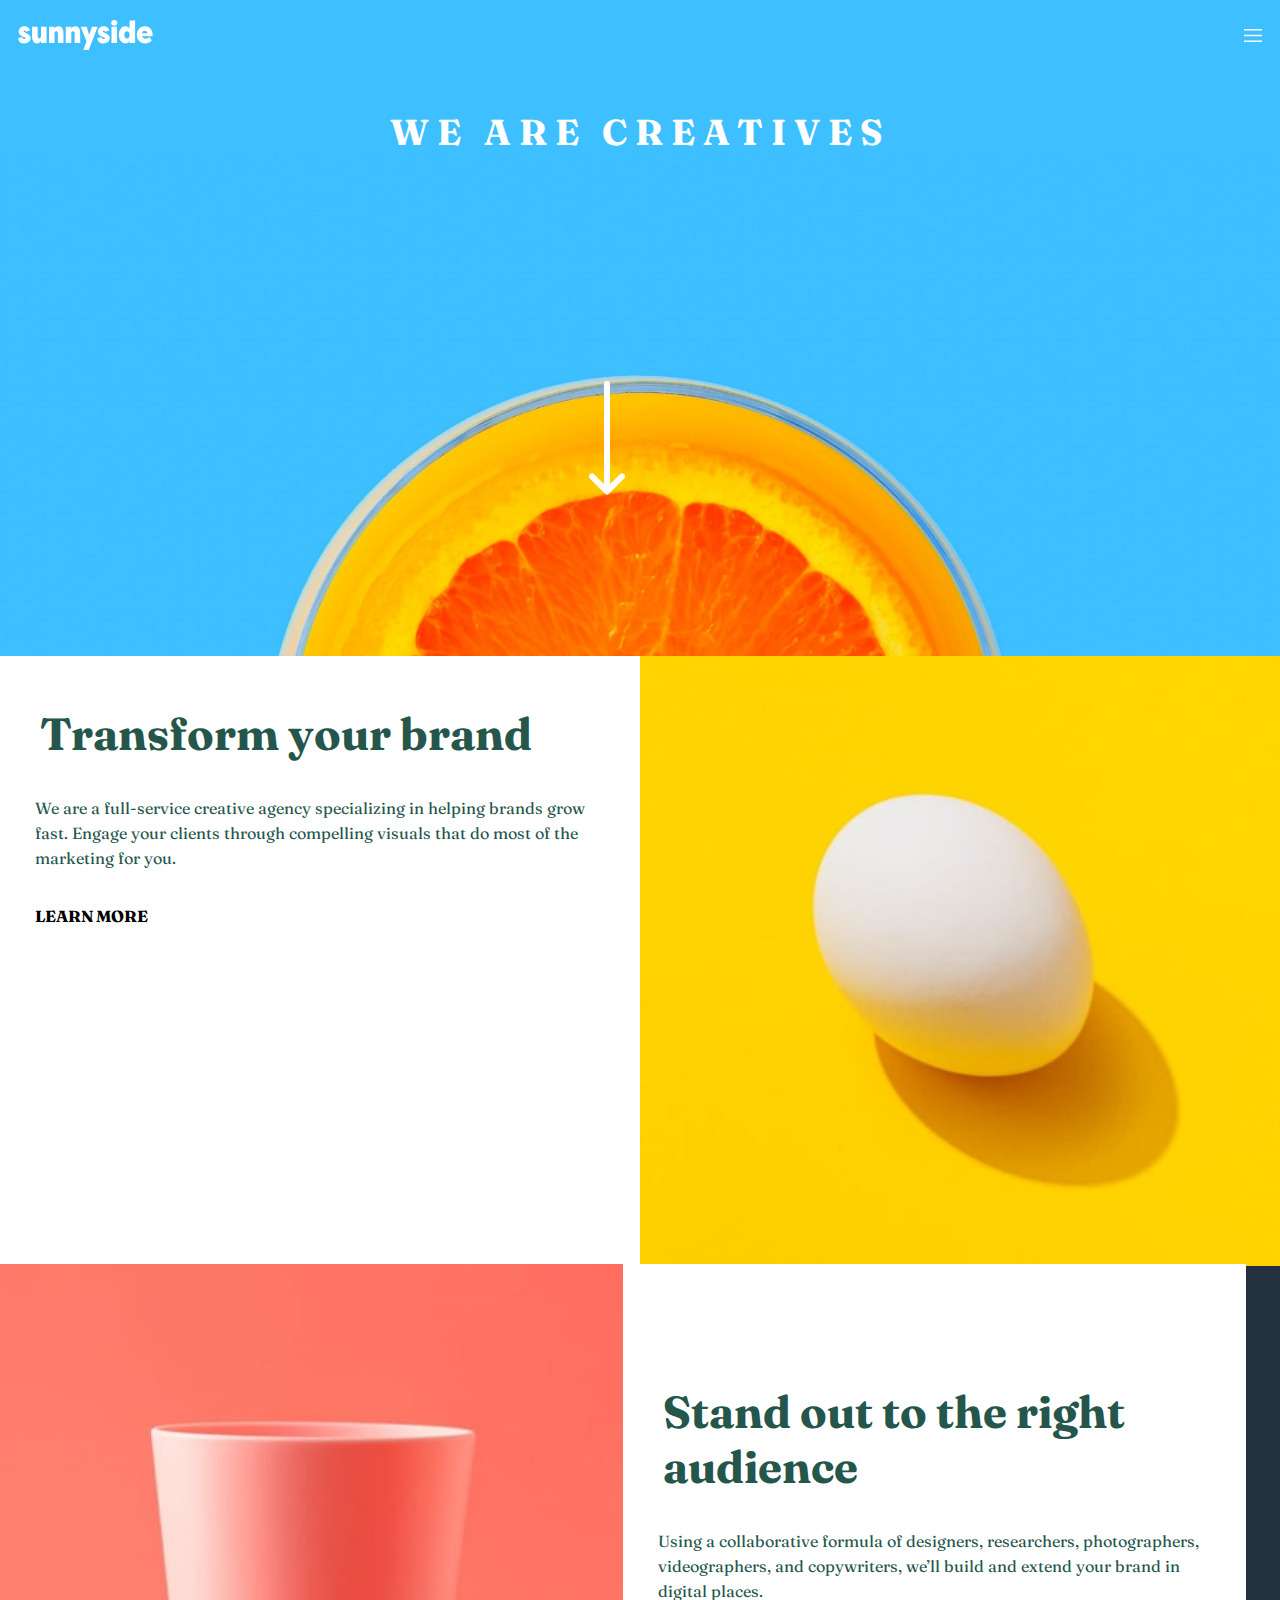
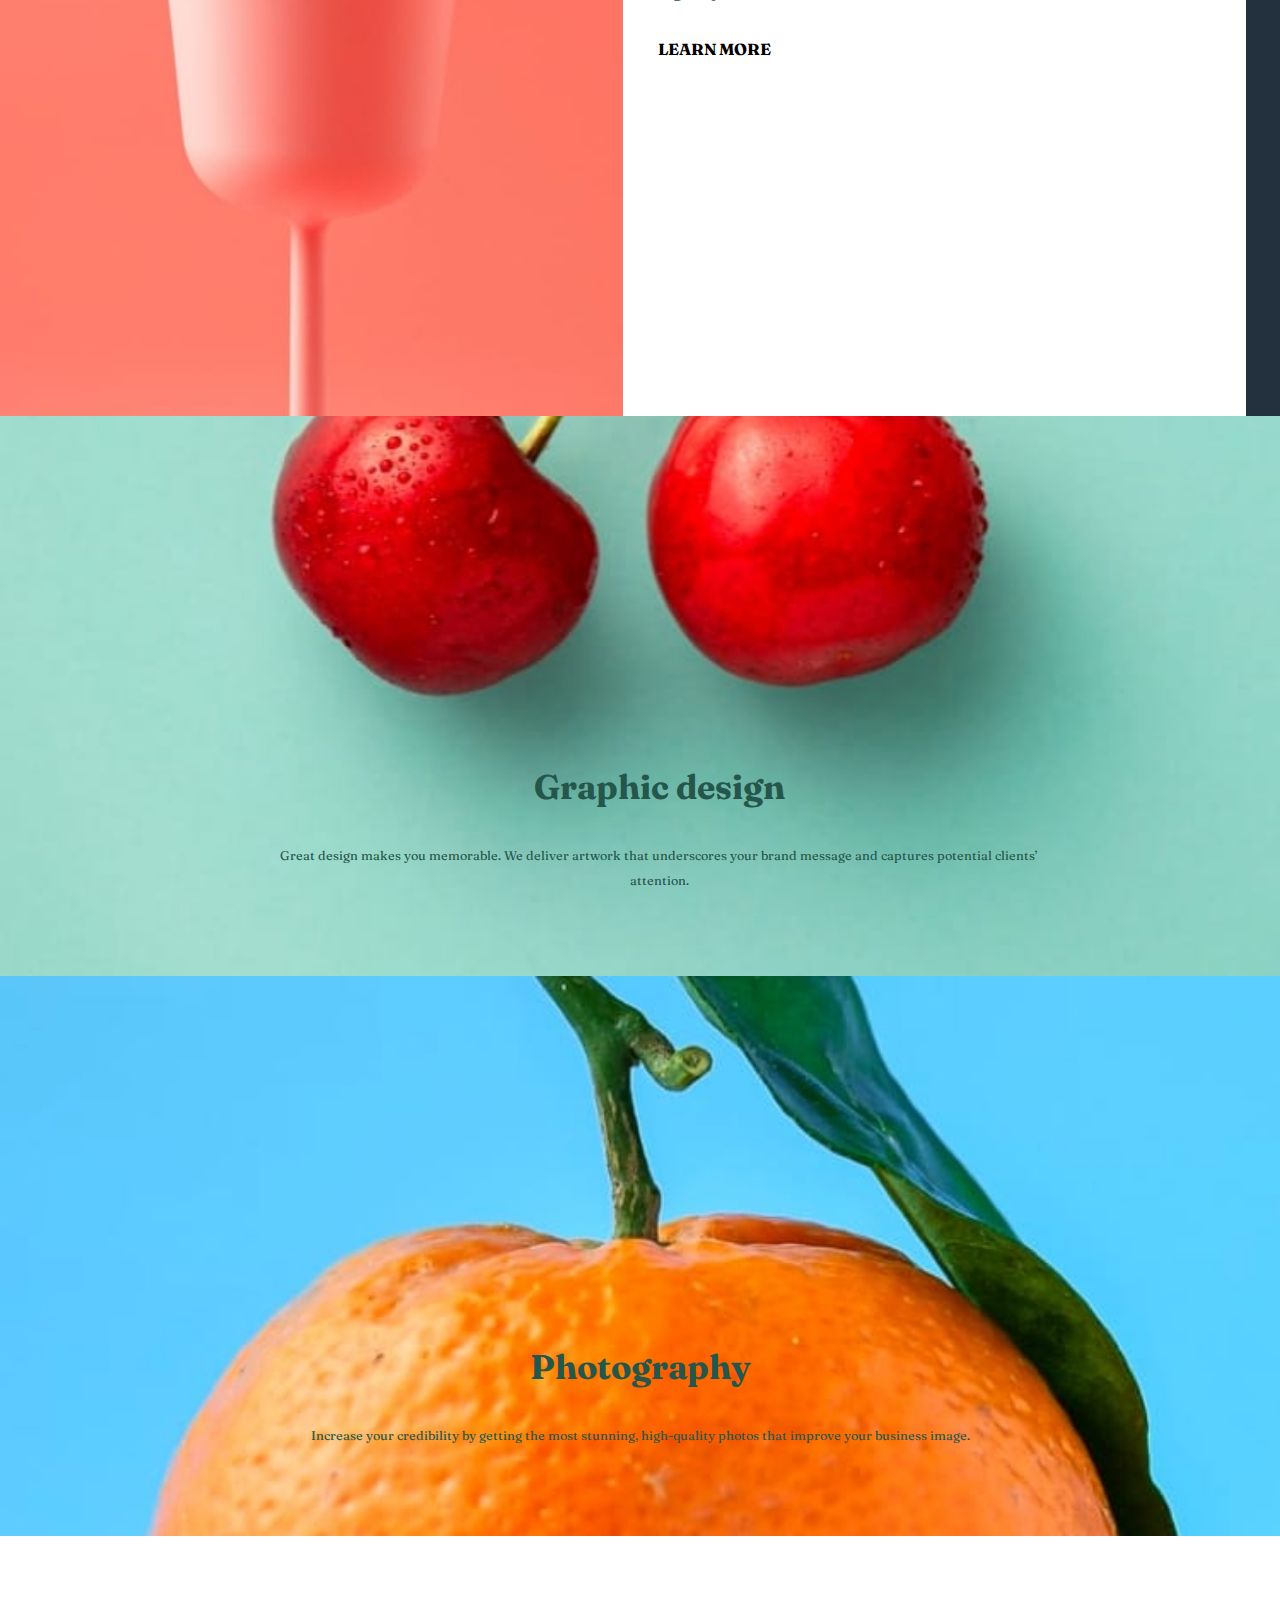
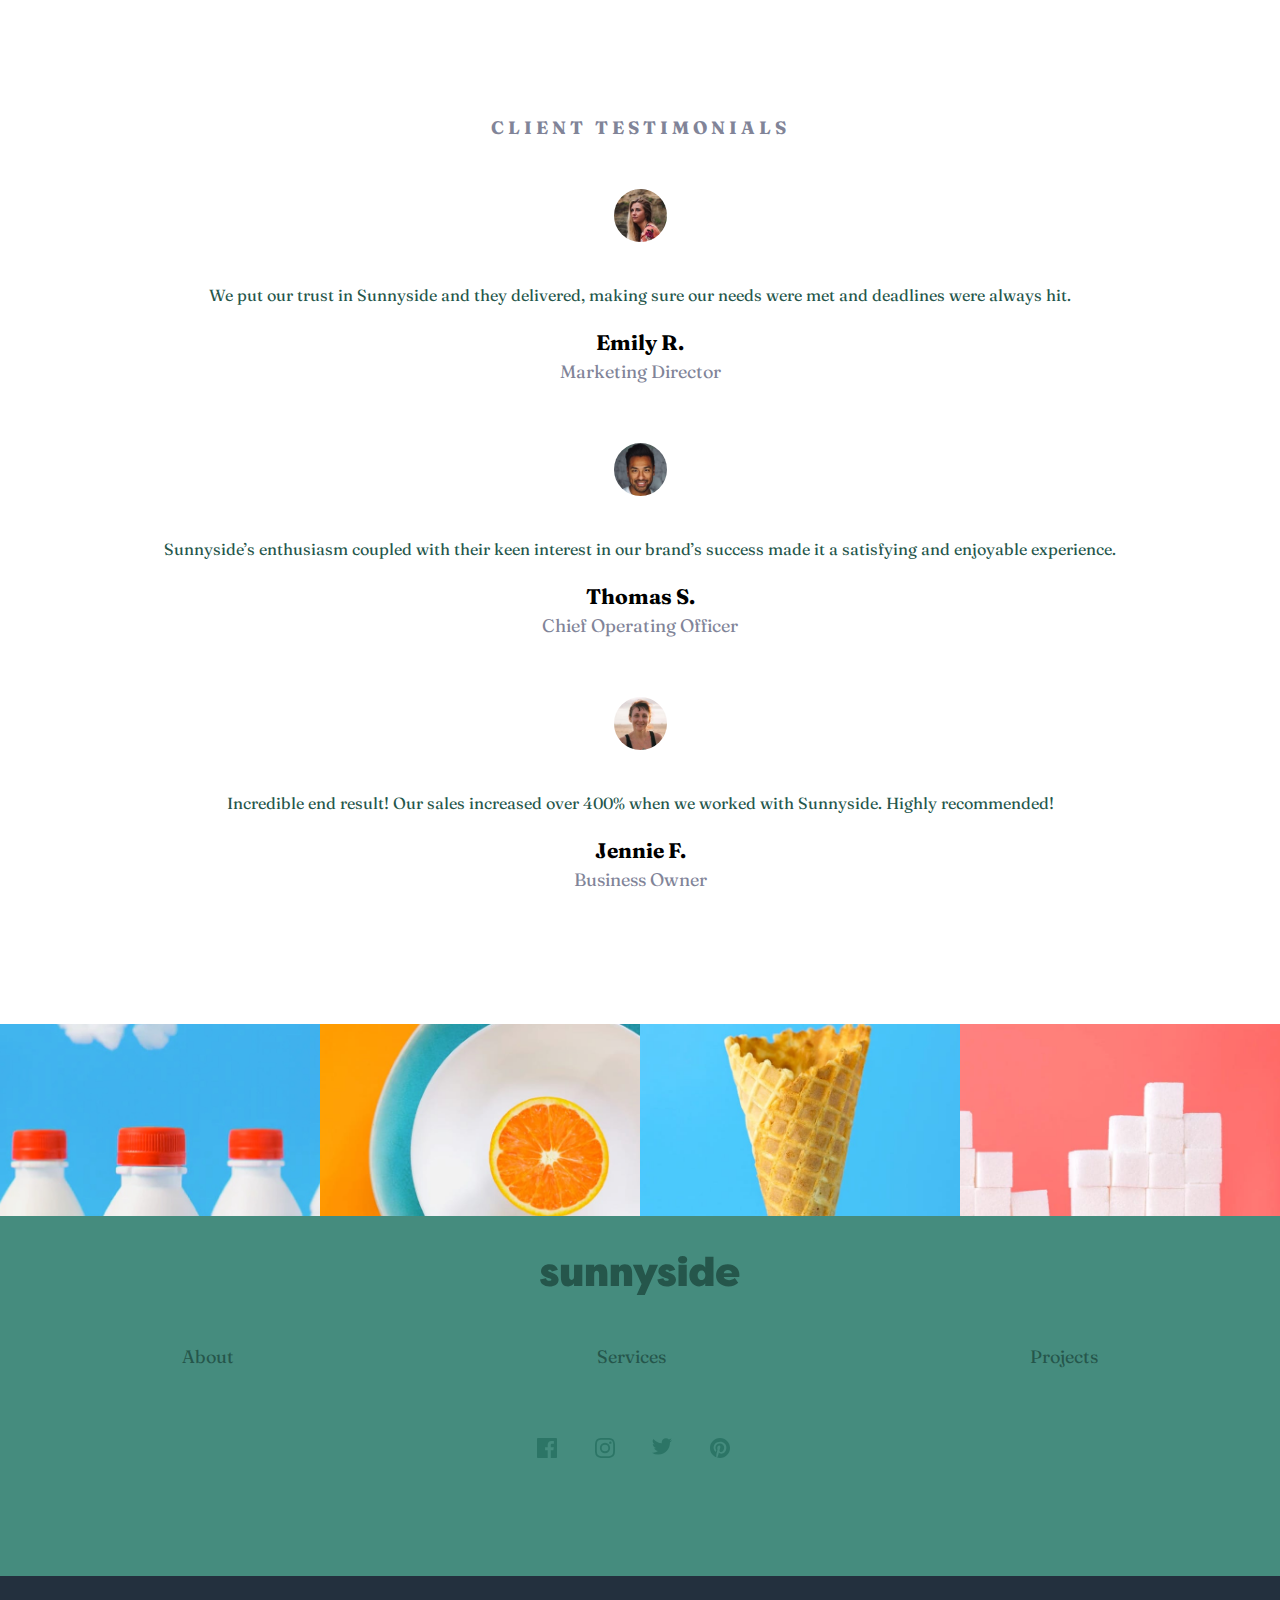
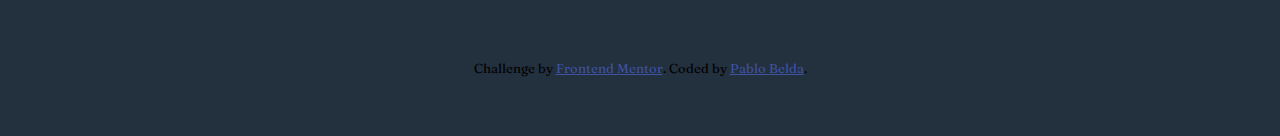
<file: index.html>
<!DOCTYPE html>
<html lang="en">
  <head>
    <meta charset="UTF-8" />
    <meta name="viewport" content="width=device-width, initial-scale=1.0" />

    <link
      rel="icon"
      type="image/png"
      sizes="32x32"
      href="./images/favicon-32x32.png"
    />
    <!-- Own css -->
    <link rel="stylesheet" href="./styles.css" />

    <title>Frontend Mentor | Sunnyside agency landing page</title>
  </head>
  <body>
    <!-- 🦢🦢🦢 -->
    <!-- MAIN CONTAINER  -->
    <main class="main-container">
      <!-- HEADER -->
      <header class="header">
        <img class="header__logo" src="./images/logo.svg" alt="logo" />
        <img
          class="header__hamburger"
          src="./images/icon-hamburger.svg"
          alt="hamburger icon"
        />
        <nav class="header-nav">
          <ul>
            <li class="header-nav__item"><a href="#">About</a></li>
            <li class="header-nav__item"><a href="#">Services</a></li>
            <li class="header-nav__item"><a href="#">Projects</a></li>
            <li class="header-nav__item header-nav__item--selected">
              <a href="#">Contact</a>
            </li>
          </ul>
        </nav>
        <!-- MODAL MENU HAMBURGUER -->
        <div class="header__menu-hamburguer">
          <ul class="header__menu-hamburguer__ul">
            <li class="header__menu-hamburguer__item"><a href="#">About</a></li>
            <li class="header__menu-hamburguer__item">
              <a href="#">Services</a>
            </li>
            <li class="header__menu-hamburguer__item">
              <a href="#">Projects</a>
            </li>
            <li
              class="header__menu-hamburguer__item header__menu-hamburguer__selected"
            >
              <a href="#">Contact</a>
            </li>
          </ul>
        </div>
      </header>
      <!-- SECTION CREATIVES -->
      <section class="section-creatives">
        <h1 class="section-creatives__title">We are creatives</h1>
        <img
          class="section-creatives__arrow-down"
          src="./images/icon-arrow-down.svg"
          alt="arrow down icon"
        />
        <div class="section-creatives__header-img"></div>
      </section>
      <!-- SECTION TRANSFORM -->
      <div class="section-transform">
        <article class="section-transform-article">
          <h2 class="section-transform-article__title">Transform your brand</h2>
          <p class="section-transform-article__description">
            We are a full-service creative agency specializing in helping brands
            grow fast. Engage your clients through compelling visuals that do
            most of the marketing for you.
          </p>
          <p class="section-transform-article__more">Learn more</p>
        </article>
        <div class="section-transform-article-image"></div>
      </div>
      <!-- SECTION STAND OUT -->
      <div class="section-stand-out">
        <article class="section-stand-out-article">
          <h2 class="section-stand-out-article__title">
            Stand out to the right audience
          </h2>
          <p class="section-stand-out-article__description">
            Using a collaborative formula of designers, researchers,
            photographers, videographers, and copywriters, we’ll build and
            extend your brand in digital places.
          </p>
          <p class="section-stand-out-article__more">Learn more</p>
        </article>
        <div class="section-stand-out-image"></div>
      </div>
      <!-- SECTION GRAPHIC DESIGN-->
      <section class="section-graphic-design">
        <div class="section-graphic-design-left">
          <div class="section-graphic-design-left__image"></div>
          <div class="container-graphic">
            <h3 class="section-graphic-design-left__title">Graphic design</h3>
            <p class="section-graphic-design-left__description">
              Great design makes you memorable. We deliver artwork that
              underscores your brand message and captures potential clients’
              attention.
            </p>
          </div>
        </div>
        <div class="section-graphic-design-right">
          <div class="section-graphic-design-right__image"></div>
          <div class="container-graphic-2">
            <h3 class="section-graphic-design-right__title">Photography</h3>
            <p class="section-graphic-design-right__description">
              Increase your credibility by getting the most stunning,
              high-quality photos that improve your business image.
            </p>
          </div>
        </div>
      </section>
      <!-- SECTION TESTIMONIALS-->
      <section class="section-testimonials">
        <h2 class="section-testimonials__title">Client testimonials</h2>
        <div class="articles">
          <article class="article-emily">
            <img
              class="article-emily__image"
              src="./images/image-emily.jpg"
              alt="emily image"
            />
            <p class="article-emily__description">
              We put our trust in Sunnyside and they delivered, making sure our
              needs were met and deadlines were always hit.
            </p>
            <h3 class="article-emily__name">Emily R.</h3>
            <p class="article-emily__job">Marketing Director</p>
          </article>
          <article class="article-thomas">
            <img
              class="article-thomas__image"
              src="./images/image-thomas.jpg"
              alt="thomas image"
            />
            <p class="article-thomas__description">
              Sunnyside’s enthusiasm coupled with their keen interest in our
              brand’s success made it a satisfying and enjoyable experience.
            </p>
            <h3 class="article-thomas__name">Thomas S.</h3>
            <p class="article-thomas__job">Chief Operating Officer</p>
          </article>
          <article class="article-jennie">
            <img
              class="article-jennie__image"
              src="./images/image-jennie.jpg"
              alt="jennie image"
            />
            <p class="article-jennie__description">
              Incredible end result! Our sales increased over 400% when we
              worked with Sunnyside. Highly recommended!
            </p>
            <h3 class="article-jennie__name">Jennie F.</h3>
            <p class="article-jennie__job">Business Owner</p>
          </article>
        </div>
      </section>
      <!-- SECTION IMAGES-->
      <div class="section-images">
        <div class="section-images__image1"></div>
        <div class="section-images__image2"></div>
        <div class="section-images__image3"></div>
        <div class="section-images__image4"></div>
      </div>
      <!-- SECTION SOCIAL NETWORKS -->
      <div class="section-social-networks">
        <img
          class="section-social-networks__logo"
          src="./images/logo-black.svg"
          alt="logo image"
        />

        <ul class="section-social-networks-menu">
          <li class="section-social-networks-menu__link">
            <a href="#">About</a>
          </li>
          <li class="section-social-networks-menu__link">
            <a href="#">Services</a>
          </li>
          <li class="section-social-networks-menu__link">
            <a href="#">Projects</a>
          </li>
        </ul>

        <div class="section-social-networks-logos">
          <div class="section-social-networks-logos__facebook"></div>
          <div class="section-social-networks-logos__instagram"></div>
          <div class="section-social-networks-logos__twitter"></div>
          <div class="section-social-networks-logos__pinterest"></div>
        </div>
      </div>
    </main>

    <!-- FOOTER -->
    <footer class="attribution">
      Challenge by
      <a href="https://www.frontendmentor.io?ref=challenge" target="_blank"
        >Frontend Mentor</a
      >. Coded by <a href="#" target="_blank">Pablo Belda</a>.
    </footer>

    <!-- OWN SCRIPT -->
    <script src="./js/main.js"></script>
  </body>
</html>
</file>
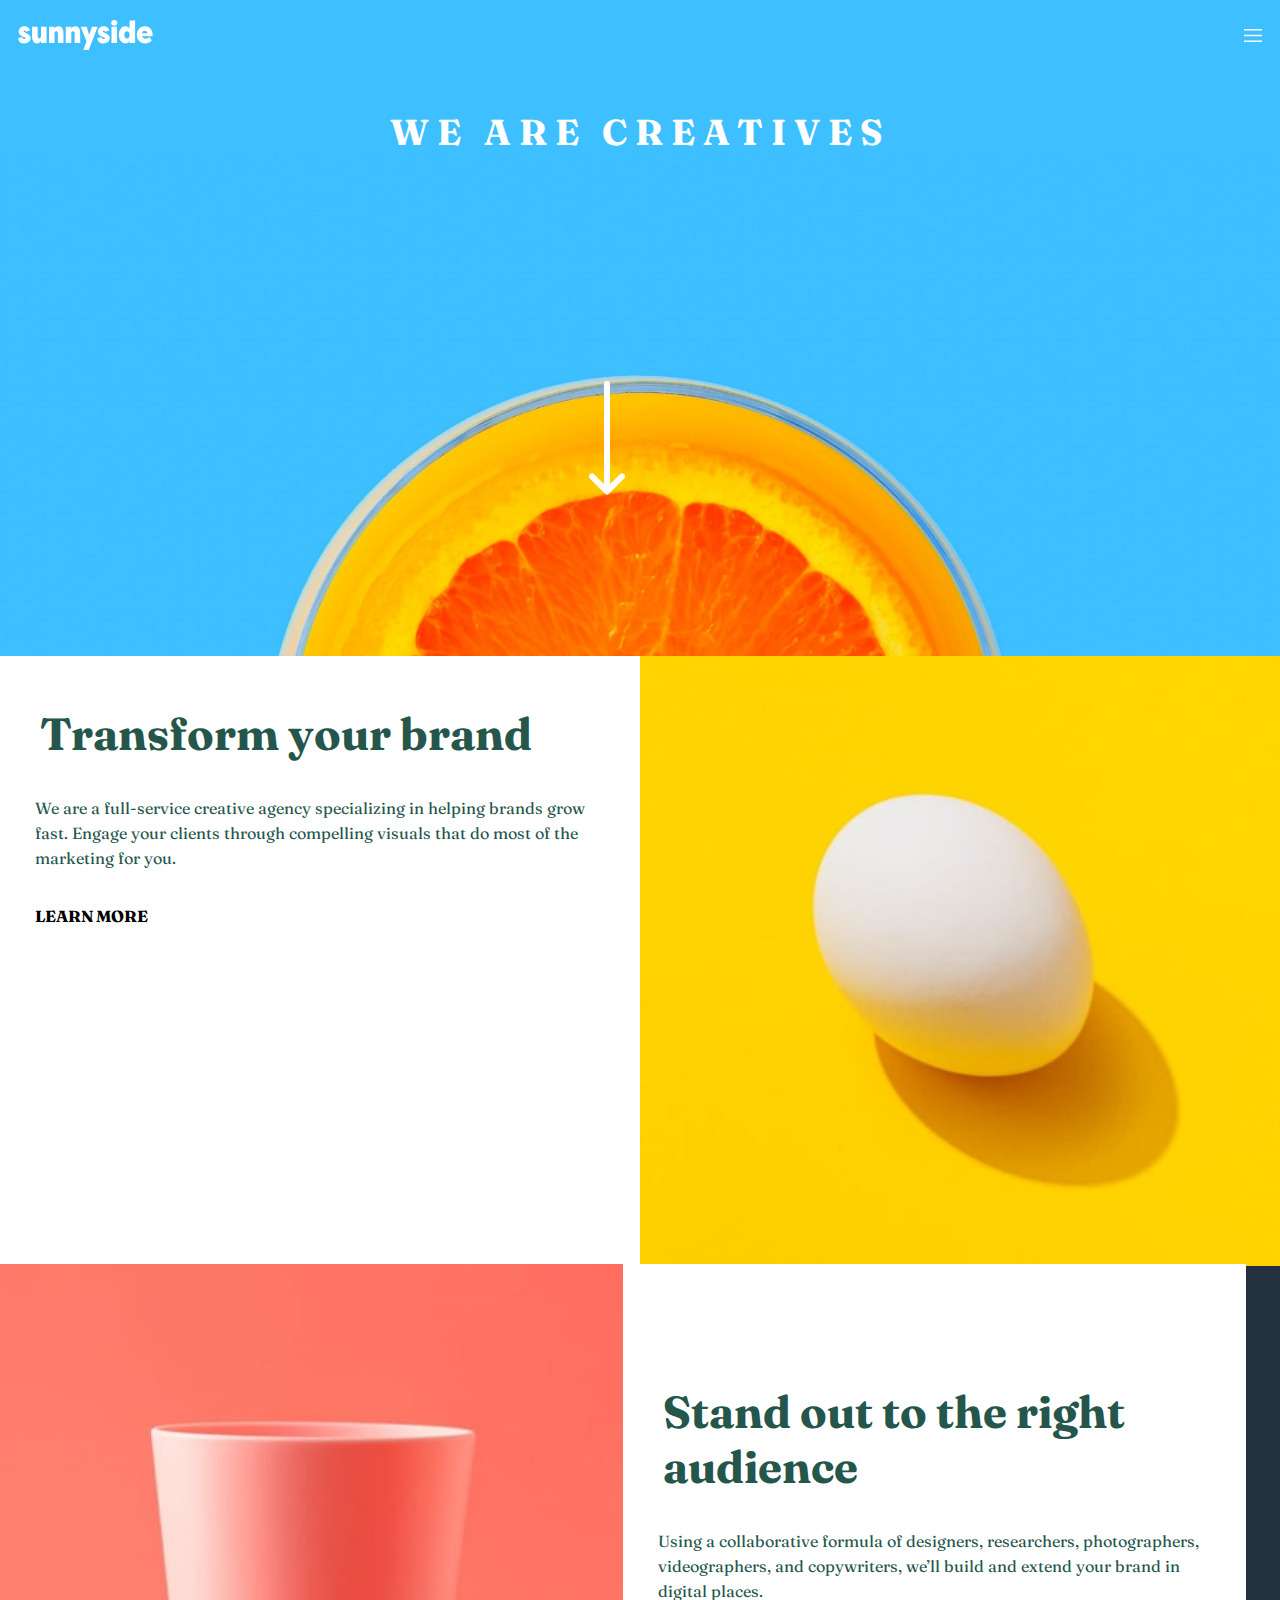
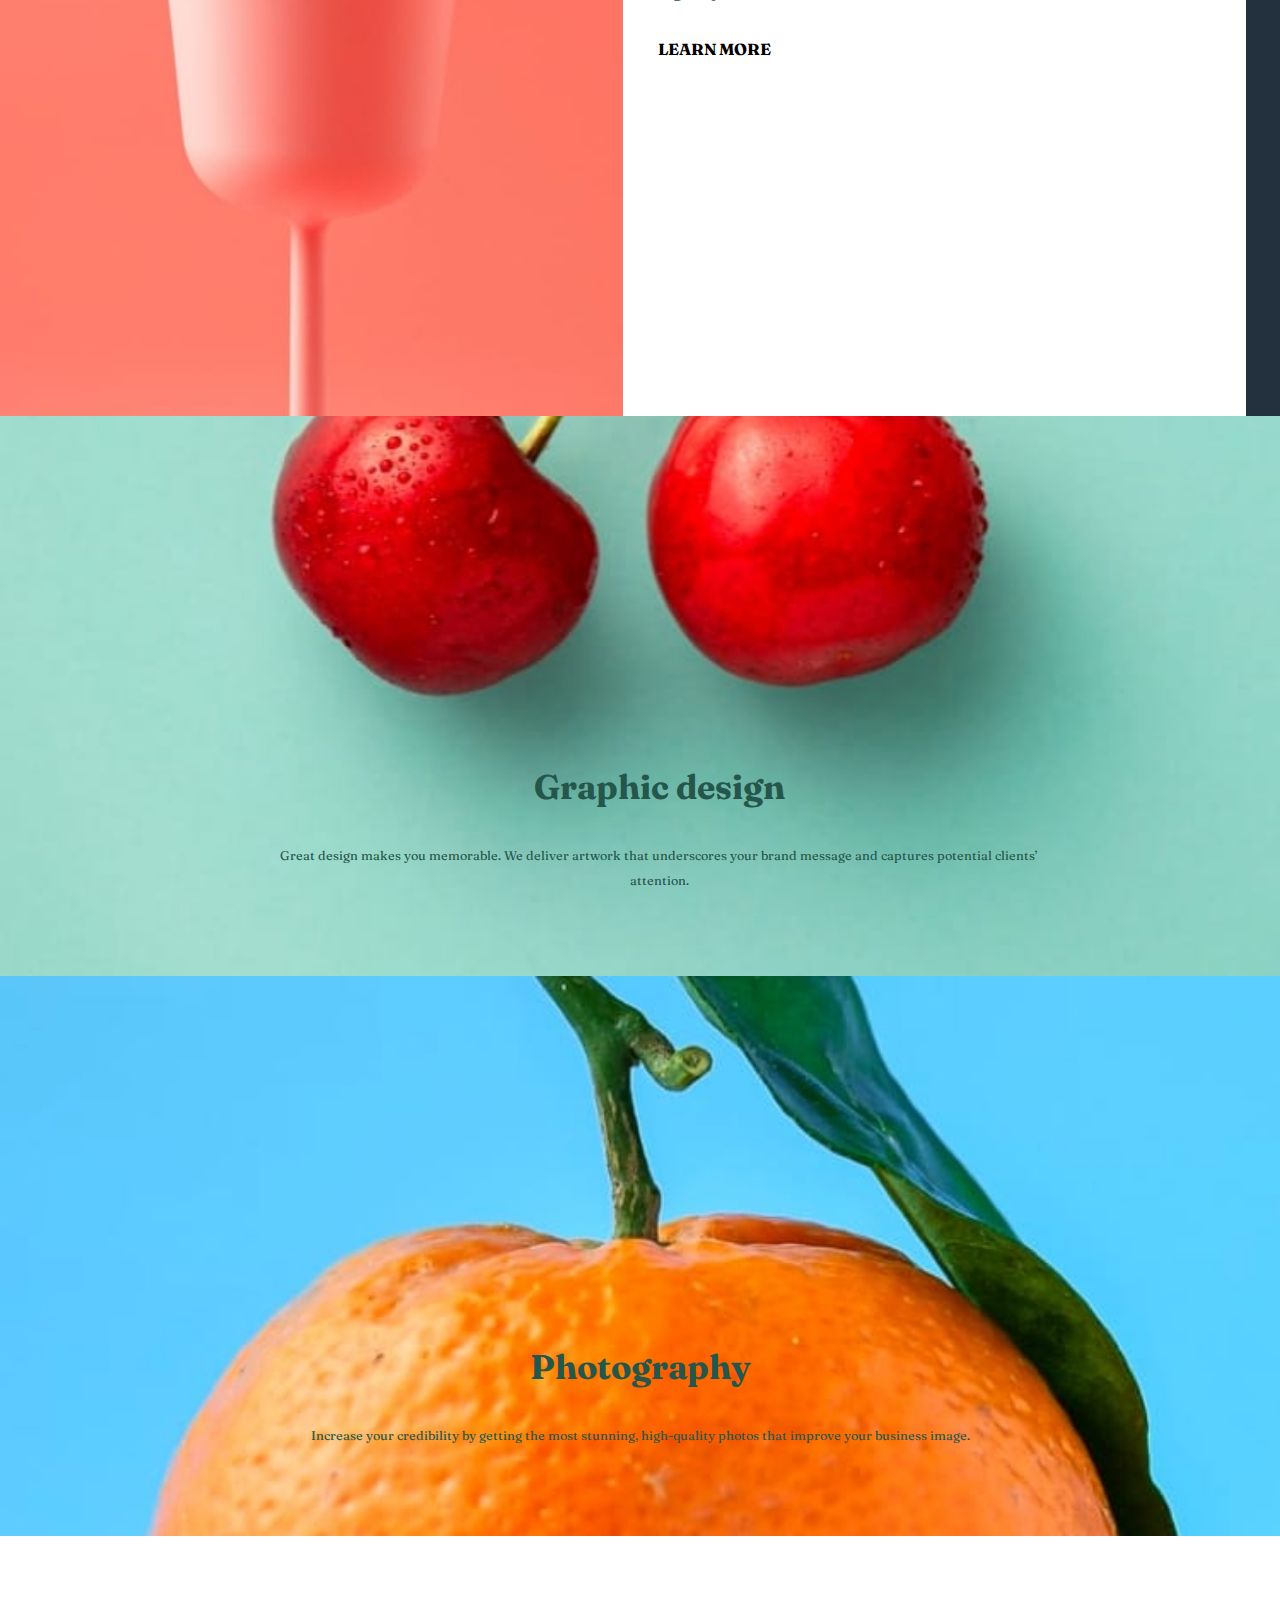
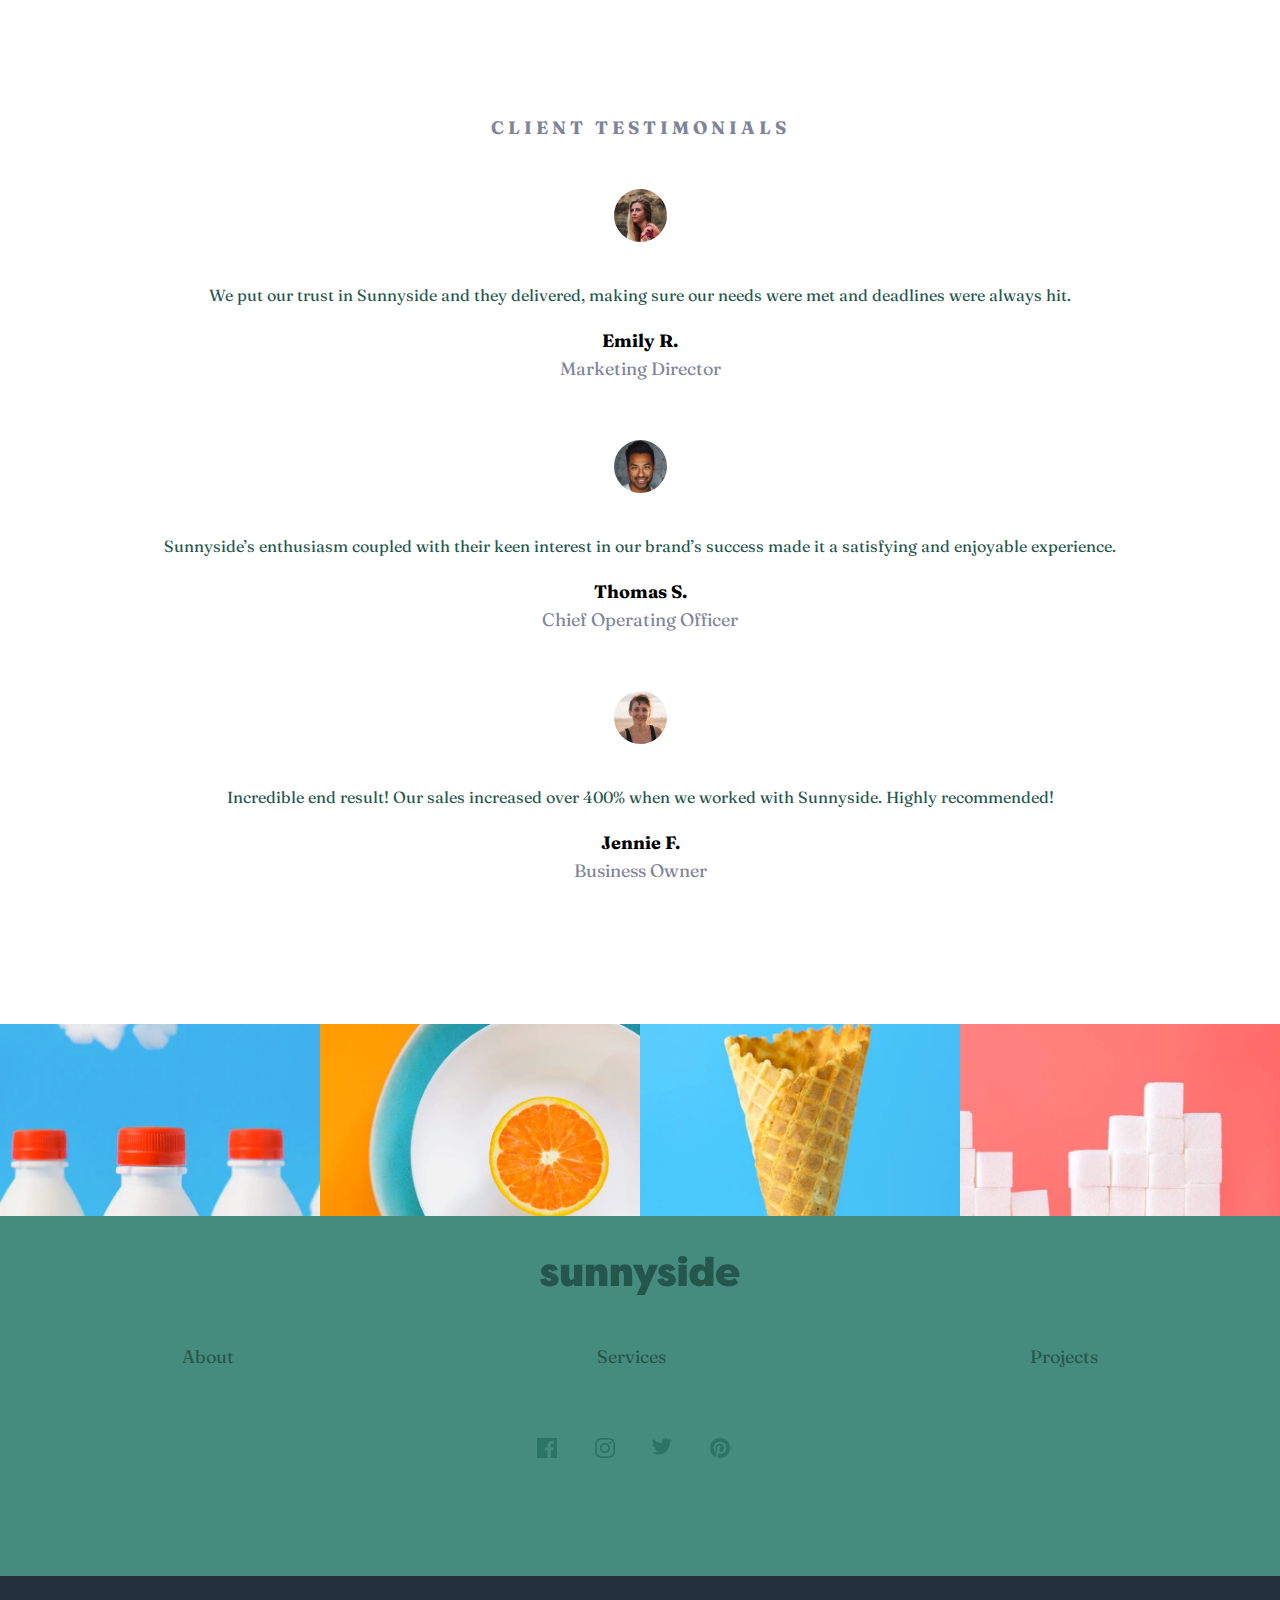
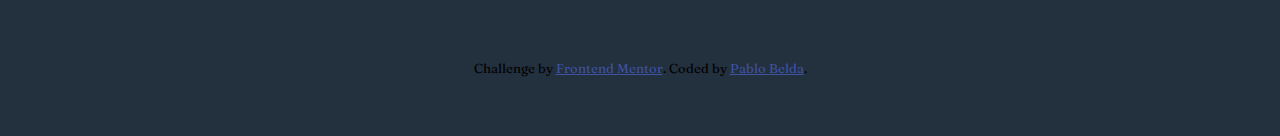
<file: index copy.html>
<!DOCTYPE html>
<html lang="en">
  <head>
    <meta charset="UTF-8" />
    <meta name="viewport" content="width=device-width, initial-scale=1.0" />

    <link
      rel="icon"
      type="image/png"
      sizes="32x32"
      href="./images/favicon-32x32.png"
    />
    <!-- Own css -->
    <link rel="stylesheet" href="./styles.css" />

    <title>Frontend Mentor | Sunnyside agency landing page</title>
  </head>
  <body>
    <!-- MAIN CONTAINER  -->
    <main class="main-container">
      <!-- HEADER -->
      <header class="header">
        <img class="header__logo" src="./images/logo.svg" alt="logo" />
        <img
          class="header__hamburger"
          src="./images/icon-hamburger.svg"
          alt="hamburger icon"
        />
        <nav class="header-nav">
          <ul>
            <li class="header-nav__item"><a href="#">About</a></li>
            <li class="header-nav__item"><a href="#">Services</a></li>
            <li class="header-nav__item"><a href="#">Projects</a></li>
            <li class="header-nav__item header-nav__item--selected">
              <a href="#">Contact</a>
            </li>
          </ul>
        </nav>
        <!-- MODAL MENU HAMBURGUER -->
        <div class="header__menu-hamburguer">
          <ul class="header__menu-hamburguer__ul">
            <li class="header__menu-hamburguer__item"><a href="#">About</a></li>
            <li class="header__menu-hamburguer__item">
              <a href="#">Services</a>
            </li>
            <li class="header__menu-hamburguer__item">
              <a href="#">Projects</a>
            </li>
            <li
              class="header__menu-hamburguer__item header__menu-hamburguer__selected"
            >
              <a href="#">Contact</a>
            </li>
          </ul>
        </div>
      </header>
      <!-- SECTION CREATIVES -->
      <section class="section-creatives">
        <h1 class="section-creatives__title">We are creatives</h1>
        <img
          class="section-creatives__arrow-down"
          src="./images/icon-arrow-down.svg"
          alt="arrow down icon"
        />
        <div class="section-creatives__header-img"></div>
      </section>
      <!-- SECTION TRANSFORM -->
      <section class="section-transform">
        <article class="section-transform-article">
          <h2 class="section-transform-article__title">Transform your brand</h2>
          <p class="section-transform-article__description">
            We are a full-service creative agency specializing in helping brands
            grow fast. Engage your clients through compelling visuals that do
            most of the marketing for you.
          </p>
          <p class="section-transform-article__more">Learn more</p>
        </article>
        <div class="section-transform-article-image"></div>
      </section>
      <!-- SECTION STAND OUT -->
      <section class="section-stand-out">
        <article class="section-stand-out-article">
          <h2 class="section-stand-out-article__title">
            Stand out to the right audience
          </h2>
          <p class="section-stand-out-article__description">
            Using a collaborative formula of designers, researchers,
            photographers, videographers, and copywriters, we’ll build and
            extend your brand in digital places.
          </p>
          <p class="section-stand-out-article__more">Learn more</p>
        </article>
        <div class="section-stand-out-image"></div>
      </section>
      <!-- SECTION GRAPHIC DESIGN-->
      <section class="section-graphic-design">
        <div class="section-graphic-design-left">
          <div class="section-graphic-design-left__image"></div>
          <div class="container-graphic">
            <h3 class="section-graphic-design-left__title">Graphic design</h3>
            <p class="section-graphic-design-left__description">
              Great design makes you memorable. We deliver artwork that
              underscores your brand message and captures potential clients’
              attention.
            </p>
          </div>
        </div>
        <div class="section-graphic-design-right">
          <div class="section-graphic-design-right__image"></div>
          <div class="container-graphic-2">
            <h3 class="section-graphic-design-right__title">Photography</h3>
            <p class="section-graphic-design-right__description">
              Increase your credibility by getting the most stunning,
              high-quality photos that improve your business image.
            </p>
          </div>
        </div>
      </section>
      <!-- SECTION TESTIMONIALS-->
      <section class="section-testimonials">
        <h2 class="section-testimonials__title">Client testimonials</h2>
        <div class="articles">
          <article class="article-emily">
            <img
              class="article-emily__image"
              src="./images/image-emily.jpg"
              alt="emily image"
            />
            <p class="article-emily__description">
              We put our trust in Sunnyside and they delivered, making sure our
              needs were met and deadlines were always hit.
            </p>
            <h4 class="article-emily__name">Emily R.</h4>
            <p class="article-emily__job">Marketing Director</p>
          </article>
          <article class="article-thomas">
            <img
              class="article-thomas__image"
              src="./images/image-thomas.jpg"
              alt="thomas image"
            />
            <p class="article-thomas__description">
              Sunnyside’s enthusiasm coupled with their keen interest in our
              brand’s success made it a satisfying and enjoyable experience.
            </p>
            <h4 class="article-thomas__name">Thomas S.</h4>
            <p class="article-thomas__job">Chief Operating Officer</p>
          </article>
          <article class="article-jennie">
            <img
              class="article-jennie__image"
              src="./images/image-jennie.jpg"
              alt="jennie image"
            />
            <p class="article-jennie__description">
              Incredible end result! Our sales increased over 400% when we
              worked with Sunnyside. Highly recommended!
            </p>
            <h4 class="article-jennie__name">Jennie F.</h4>
            <p class="article-jennie__job">Business Owner</p>
          </article>
        </div>
      </section>
      <!-- SECTION IMAGES-->
      <section class="section-images">
        <div class="section-images__image1"></div>
        <div class="section-images__image2"></div>
        <div class="section-images__image3"></div>
        <div class="section-images__image4"></div>
      </section>
      <!-- SECTION SOCIAL NETWORKS -->
      <section class="section-social-networks">
        <img
          class="section-social-networks__logo"
          src="./images/logo-black.svg"
          alt="logo image"
        />

        <ul class="section-social-networks-menu">
          <li class="section-social-networks-menu__link">
            <a href="#">About</a>
          </li>
          <li class="section-social-networks-menu__link">
            <a href="#">Services</a>
          </li>
          <li class="section-social-networks-menu__link">
            <a href="#">Projects</a>
          </li>
        </ul>

        <div class="section-social-networks-logos">
          <div class="section-social-networks-logos__facebook"></div>
          <div class="section-social-networks-logos__instagram"></div>
          <div class="section-social-networks-logos__twitter"></div>
          <div class="section-social-networks-logos__pinterest"></div>
        </div>
      </section>
    </main>

    <!-- FOOTER -->
    <footer class="attribution">
      Challenge by
      <a href="https://www.frontendmentor.io?ref=challenge" target="_blank"
        >Frontend Mentor</a
      >. Coded by <a href="#" target="_blank">Pablo Belda</a>.
    </footer>

    <!-- OWN SCRIPT -->
    <script src="./js/main.js"></script>
  </body>
</html>
</file>
<file: styles.css>
@import url("https://fonts.googleapis.com/css2?family=Barlow:wght@600&family=Fraunces:opsz,wght@9..144,700;9..144,900&display=swap");

* {
  margin: 0;
  padding: 0;
  box-sizing: border-box;
}

body {
  font-family: "Fraunces", serif;
  font-size: 1.125rem;
  background-color: hsl(212deg, 27%, 19%);
}

.attribution {
  font-size: 0.8125rem;
  text-align: center;
  margin-bottom: 3.75rem;
}

.attribution a {
  color: hsl(228deg, 45%, 44%);
}

.header {
  background-color: #3ebfff;
  display: flex;
  justify-content: space-between;
  align-items: center;
  padding: 1.25rem 1.125rem 1.25rem 1.125rem;
  padding-bottom: 3.75rem;
}

.header__logo {
  width: 8.4375rem;
  height: 1.875rem;
}

.header__hamburger {
  width: 1.125rem;
  height: 0.8125rem;
}

.header__hamburger:hover {
  cursor: pointer;
}

.header .header-nav {
  display: none;
}

.header__menu-hamburguer {
  display: none;
  position: absolute;
  top: 5.625rem;
  background-color: hsl(0deg, 0%, 100%);
  width: 21.0625rem;
  height: 17.75rem;
  z-index: 5;
  padding-top: 2.5rem;
}

.header__menu-hamburguer__ul {
  list-style: none;
  display: flex;
  flex-direction: column;
  gap: 1.875rem;
  align-items: center;
}

.header__menu-hamburguer__item a {
  text-decoration: none;
  color: hsl(232deg, 10%, 55%);
  font-weight: 600;
  font-size: 0.9em;
}

.header__menu-hamburguer__selected a {
  text-transform: uppercase;
  font-size: 0.8em;
  background-color: hsl(51deg, 100%, 49%);
  border-radius: 1.5625rem;
  padding: 0.9375rem 1.5625rem;
  color: #000;
}

.header__menu-hamburguer::before {
  position: absolute;
  content: "";
  border: 0.625rem solid hsl(0deg, 0%, 100%);
  border-color: transparent hsl(0deg, 0%, 100%) hsl(0deg, 0%, 100%) transparent;
  top: -1.25rem;
  left: 19.8125rem;
}

@media (min-width: 81.25rem) {
  .header {
    padding-left: 4.6875rem;
    padding-top: 2.1875rem;
  }

  .header__hamburger {
    display: none;
  }

  .header .header-nav {
    display: block;
  }

  .header .header-nav ul {
    width: 31.25rem;
    display: flex;
    justify-content: space-between;
    align-items: center;
    padding-right: 3.4375rem;
    list-style: none;
  }

  .header .header-nav__item a {
    color: hsl(0deg, 0%, 100%);
    text-decoration: none;
  }

  .header .header-nav__item a:hover {
    color: #000;
  }

  .header .header-nav__item--selected a {
    text-transform: uppercase;
    font-size: 0.8em;
    background-color: hsl(0deg, 0%, 100%);
    border-radius: 1.5625rem;
    padding: 1.125rem 2.125rem;
    color: #000;
  }

  .header .header-nav__item--selected a:hover {
    text-transform: uppercase;
    font-size: 0.8em;
    background-color: #6eceff;
    border-radius: 1.5625rem;
    padding: 1.125rem 2.125rem;
    color: hsl(0deg, 0%, 100%);
  }
}

.display-block {
  display: block;
}

.section-creatives {
  position: absolute;
  top: 6.875rem;
  width: 100%;
  height: 32rem;
  background-color: #3ebfff;
}

.section-creatives__title {
  color: hsl(0deg, 0%, 100%);
  text-transform: uppercase;
  text-align: center;
  font-size: 2em;
  letter-spacing: 0.5rem;
}

.section-creatives__arrow-down {
  position: absolute;
  margin: auto;
  top: 53%;
  left: 46%;
  z-index: 2;
}

.section-creatives__header-img {
  background-image: url(./images/mobile/image-header.jpg);
  background-repeat: no-repeat;
  background-position-y: 100%;
  background-position-x: 100%;
  background-size: cover;
  height: 27rem;
}

@media (min-width: 31.875rem) {
  .section-creatives__header-img {
    background-image: url(./images/desktop/image-header.jpg);
    background-position-y: 100%;
    background-position-x: center;
    height: 35.375rem;
  }
}

@media (min-width: 81.25rem) {
  .section-creatives__title {
    padding-top: 4.25rem;
    font-size: 3.3em;
  }

  .section-creatives__arrow-down {
    left: 41.1875rem;
  }

  .section-creatives__header-img {
    background-image: url(./images/desktop/image-header.jpg);
    background-position-y: -16.875rem;
    height: 47.375rem;
  }
}

.section-transform {
  position: absolute;
  top: 38.375rem;
  width: 100%;
  height: 38.0625rem;
  display: flex;
  flex-direction: column-reverse;
  gap: 0;
}

.section-transform .section-transform-article-image {
  flex: 50%;
  background-image: url("./images/mobile/image-transform.jpg");
  background-repeat: no-repeat;
  background-size: cover;
  width: 100%;
  height: 18.75rem;
  background-position-x: center;
  background-position-y: center;
  background-size: 100% 100%;
}

@media (min-width: 31.875rem) {
  .section-transform {
    top: 41rem;
    display: flex;
    flex-direction: row;
    gap: 0;
  }

  .section-transform .section-transform-article-image {
    flex: 50%;
    background-image: url("./images/desktop/image-transform.jpg");
    background-repeat: no-repeat;
    background-size: cover;
    width: 100%;
    height: 38.1rem;
  }
}

@media (min-width: 81.25rem) {
  .section-transform {
    top: 46rem;
    display: flex;
    flex-direction: row;
    gap: 0;
  }

  .section-transform .section-transform-article-image {
    flex: 50%;
    background-image: url("./images/desktop/image-transform.jpg");
    background-repeat: no-repeat;
    background-size: cover;
    width: 100%;
    height: 38.1rem;
  }
}

.section-transform-article {
  display: flex;
  flex-direction: column;
  width: 100%;
  background-color: hsl(0deg, 0%, 100%);
  border: none;
  text-align: center;
}

.section-transform-article__title {
  color: hsl(167deg, 40%, 24%);
  font-size: 1.9em;
  font-weight: 700;
  padding: 3.125rem 2.5rem 0;
}

.section-transform-article__description {
  color: hsl(167deg, 40%, 24%);
  font-size: 0.8em;
  padding: 2.1875rem;
  line-height: 1.5625rem;
}

.section-transform-article__more {
  text-transform: uppercase;
  font-size: 0.7em;
  font-weight: 700;
  margin-bottom: 3.125rem;
}

.section-transform-article__more:hover {
  cursor: pointer;
  text-decoration: underline hsl(51deg, 100%, 49%);
  text-decoration-thickness: 0.5rem;
}

@media (min-width: 31.875rem) {
  .section-transform-article {
    flex: 50%;
    width: 100%;
    background-color: hsl(0deg, 0%, 100%);
    border: none;
    text-align: left;
  }

  .section-transform-article__title {
    color: hsl(167deg, 40%, 24%);
    font-size: 2.5em;
    font-weight: 700;
    padding: 3.125rem 2.5rem 0;
  }

  .section-transform-article__description {
    color: hsl(167deg, 40%, 24%);
    font-size: 0.9em;
    padding: 2.1875rem;
    line-height: 1.5625rem;
  }

  .section-transform-article__more {
    text-transform: uppercase;
    font-size: 0.7em;
    font-weight: 700;
    margin-bottom: 3.125rem;
  }

  .section-transform-article__more:hover {
    cursor: pointer;
    text-decoration: underline hsl(51deg, 100%, 49%);
    text-decoration-thickness: 0.5rem;
  }

  .section-transform-article__more {
    font-size: 0.9em;
    font-weight: 700;
    margin-left: 2.1875rem;
  }
}

@media (min-width: 81.25rem) {
  .section-transform-article {
    width: 100%;
    background-color: hsl(0deg, 0%, 100%);
    border: none;
    text-align: left;
    flex: 50%;
    padding: 4.375rem 4.375rem 4.375rem 4.375rem;
  }

  .section-transform-article__title {
    color: hsl(167deg, 40%, 24%);
    font-size: 2.5em;
    font-weight: 700;
    padding: 3.125rem 2.5rem 0;
  }

  .section-transform-article__description {
    color: hsl(167deg, 40%, 24%);
    font-size: 0.9em;
    padding: 2.1875rem;
    line-height: 1.5625rem;
  }

  .section-transform-article__more {
    text-transform: uppercase;
    font-size: 0.7em;
    font-weight: 700;
    margin-bottom: 3.125rem;
  }

  .section-transform-article__more:hover {
    cursor: pointer;
    text-decoration: underline hsl(51deg, 100%, 49%);
    text-decoration-thickness: 0.5rem;
  }

  .section-transform-article__more {
    font-size: 0.9em;
    font-weight: 700;
    margin-left: 2.1875rem;
  }
}

.section-stand-out {
  position: absolute;
  top: 76.4375rem;
  display: flex;
  flex-direction: column-reverse;
  justify-content: flex-end;
  gap: 0;
}

.section-stand-out .section-stand-out-image {
  background-image: url("./images/mobile/image-stand-out.jpg");
  background-repeat: no-repeat;
  background-size: cover;
  width: 100%;
  height: 18.75rem;
  background-position-x: center;
  background-position-y: center;
  background-size: 100% 100%;
}

@media (min-width: 31.875rem) {
  .section-stand-out {
    position: absolute;
    top: 79rem;
    display: flex;
    flex-direction: row-reverse;
    gap: 0;
  }

  .section-stand-out .section-stand-out-image {
    flex: 50%;
    background-image: url("./images/desktop/image-stand-out.jpg");
    background-repeat: no-repeat;
    background-size: cover;
    width: 100%;
    height: 47rem;
  }
}

@media (min-width: 81.25rem) {
  .section-stand-out {
    position: absolute;
    top: 82.125rem;
    display: flex;
    flex-direction: row-reverse;
    gap: 0;
  }

  .section-stand-out .section-stand-out-image {
    flex: 50%;
    background-image: url("./images/desktop/image-stand-out.jpg");
    background-repeat: no-repeat;
    background-size: cover;
    width: 100%;
    height: 35rem;
  }
}

.section-stand-out-article {
  display: flex;
  flex-direction: column;
  width: 100%;
  background-color: hsl(0deg, 0%, 100%);
  border: none;
  text-align: center;
}

.section-stand-out-article__title {
  color: hsl(167deg, 40%, 24%);
  font-size: 1.9em;
  font-weight: 700;
  padding: 3.125rem 2.5rem 0;
}

.section-stand-out-article__description {
  color: hsl(167deg, 40%, 24%);
  font-size: 0.8em;
  padding: 2.1875rem;
  line-height: 1.5625rem;
}

.section-stand-out-article__more {
  text-transform: uppercase;
  font-size: 0.7em;
  font-weight: 700;
  margin-bottom: 3.125rem;
}

.section-stand-out-article__more:hover {
  cursor: pointer;
  text-decoration: underline hsl(7deg, 99%, 70%);
  text-decoration-thickness: 0.5rem;
}

@media (min-width: 31.875rem) {
  .section-stand-out-article {
    flex: 50%;
    width: 100%;
    background-color: hsl(0deg, 0%, 100%);
    border: none;
    text-align: left;
    padding: 4.375rem 0 4.375rem 0;
  }

  .section-stand-out-article__title {
    color: hsl(167deg, 40%, 24%);
    font-size: 2.5em;
    font-weight: 700;
    padding: 3.125rem 2.5rem 0;
  }

  .section-stand-out-article__description {
    color: hsl(167deg, 40%, 24%);
    font-size: 0.9em;
    padding: 2.1875rem;
    line-height: 1.5625rem;
  }

  .section-stand-out-article__more {
    text-transform: uppercase;
    font-size: 0.7em;
    font-weight: 700;
    margin-bottom: 3.125rem;
  }

  .section-stand-out-article__more:hover {
    cursor: pointer;
    text-decoration: underline hsl(7deg, 99%, 70%);
    text-decoration-thickness: 0.5rem;
  }

  .section-stand-out-article__more {
    font-size: 0.9em;
    font-weight: 700;
    margin-left: 2.1875rem;
  }
}

@media (min-width: 81.25rem) {
  .section-stand-out-article {
    width: 100%;
    background-color: hsl(0deg, 0%, 100%);
    border: none;
    text-align: left;
    flex: 50%;
    padding: 4.375rem 5rem 4.375rem 4.375rem;
  }

  .section-stand-out-article__title {
    color: hsl(167deg, 40%, 24%);
    font-size: 2.5em;
    font-weight: 700;
    padding: 3.125rem 2.5rem 0;
  }

  .section-stand-out-article__description {
    color: hsl(167deg, 40%, 24%);
    font-size: 0.9em;
    padding: 2.1875rem;
    line-height: 1.5625rem;
  }

  .section-stand-out-article__more {
    text-transform: uppercase;
    font-size: 0.7em;
    font-weight: 700;
    margin-bottom: 3.125rem;
  }

  .section-stand-out-article__more:hover {
    cursor: pointer;
    text-decoration: underline hsl(7deg, 99%, 70%);
    text-decoration-thickness: 0.5rem;
  }

  .section-stand-out-article__more {
    font-size: 0.9em;
    font-weight: 700;
    margin-left: 2.1875rem;
  }
}

.section-graphic-design {
  position: absolute;
  top: 116.6875rem;
  height: 70rem;
  width: 100%;
}

@media (min-width: 31.875rem) {
  .section-graphic-design {
    position: absolute;
    top: 126rem;
    width: 100%;
  }
}

@media (min-width: 81.25rem) {
  .section-graphic-design {
    position: absolute;
    width: 100%;
    top: 117.125rem;
    display: flex;
    flex-direction: row;
  }
}

.section-graphic-design-left {
  position: relative;
  width: 100%;
  background-color: transparent;
  border: none;
  text-align: center;
}

.section-graphic-design-left__image {
  background-image: url("./images/mobile/image-graphic-design.jpg");
  background-repeat: no-repeat;
  background-size: cover;
  width: 100%;
  height: 35rem;
  background-position-x: center;
  background-position-y: center;
  background-size: 100% 100%;
}

.section-graphic-design-left__title {
  color: hsl(167deg, 40%, 24%);
  font-size: 1.9em;
  font-weight: 700;
  padding: 3.125rem 2.5rem 0;
}

.section-graphic-design-left__description {
  color: hsl(167deg, 40%, 24%);
  font-size: 0.7em;
  padding: 2.1875rem;
  line-height: 1.5625rem;
}

.section-graphic-design-left__more {
  text-transform: uppercase;
  font-size: 0.7em;
  font-weight: 700;
  margin-bottom: 3.125rem;
}

.section-graphic-design-left__more:hover {
  cursor: pointer;
  text-decoration: underline hsl(51deg, 100%, 49%);
  text-decoration-thickness: 0.5rem;
}

.section-graphic-design-left .container-graphic {
  position: absolute;
  width: 100%;
  top: 20rem;
  left: 0;
}

@media (min-width: 31.875rem) {
  .section-graphic-design-left {
    position: relative;
    width: 100%;
    background-color: transparent;
    border: none;
    text-align: center;
  }

  .section-graphic-design-left__image {
    flex: 50%;
    background-image: url("./images/desktop/image-graphic-design.jpg");
    background-repeat: no-repeat;
    background-size: cover;
    width: 100%;
    height: 35rem;
  }

  .section-graphic-design-left__title {
    color: hsl(167deg, 40%, 24%);
    font-size: 1.9em;
    font-weight: 700;
    padding: 3.125rem 2.5rem 0;
  }

  .section-graphic-design-left__description {
    color: hsl(167deg, 40%, 24%);
    font-size: 0.7em;
    padding: 2.1875rem;
    line-height: 1.5625rem;
  }

  .section-graphic-design-left__more {
    text-transform: uppercase;
    font-size: 0.7em;
    font-weight: 700;
    margin-bottom: 3.125rem;
  }

  .section-graphic-design-left__more:hover {
    cursor: pointer;
    text-decoration: underline hsl(51deg, 100%, 49%);
    text-decoration-thickness: 0.5rem;
  }

  .section-graphic-design-left .container-graphic {
    position: absolute;
    width: 67%;
    top: 18.75rem;
    left: 18%;
  }
}

@media (min-width: 81.25rem) {
  .section-graphic-design-left {
    position: relative;
    width: 100%;
    background-color: transparent;
    border: none;
    text-align: center;
  }

  .section-graphic-design-left__image {
    flex: 50%;
    background-image: url("./images/desktop/image-graphic-design.jpg");
    background-repeat: no-repeat;
    background-size: cover;
    width: 100%;
    height: 35rem;
  }

  .section-graphic-design-left__title {
    color: hsl(167deg, 40%, 24%);
    font-size: 1.9em;
    font-weight: 700;
    padding: 3.125rem 2.5rem 0;
  }

  .section-graphic-design-left__description {
    color: hsl(167deg, 40%, 24%);
    font-size: 0.7em;
    padding: 2.1875rem;
    line-height: 1.5625rem;
  }

  .section-graphic-design-left__more {
    text-transform: uppercase;
    font-size: 0.7em;
    font-weight: 700;
    margin-bottom: 3.125rem;
  }

  .section-graphic-design-left__more:hover {
    cursor: pointer;
    text-decoration: underline hsl(51deg, 100%, 49%);
    text-decoration-thickness: 0.5rem;
  }

  .section-graphic-design-left .container-graphic {
    position: absolute;
    width: 57%;
    top: 18.75rem;
    left: 8.125rem;
  }
}

.section-graphic-design-right {
  position: relative;
  width: 100%;
  background-color: transparent;
  border: none;
  text-align: center;
}

.section-graphic-design-right__image {
  background-image: url("./images/mobile/image-photography.jpg");
  background-repeat: no-repeat;
  background-size: cover;
  width: 100%;
  height: 35rem;
}

.section-graphic-design-right__title {
  color: hsl(167deg, 40%, 24%);
  font-size: 1.9em;
  font-weight: 700;
  padding: 3.125rem 2.5rem 0;
}

.section-graphic-design-right__description {
  color: hsl(167deg, 40%, 24%);
  font-size: 0.7em;
  padding: 2.1875rem;
  line-height: 1.5625rem;
}

.section-graphic-design-right__more {
  text-transform: uppercase;
  font-size: 0.7em;
  font-weight: 700;
  margin-bottom: 3.125rem;
}

.section-graphic-design-right__more:hover {
  cursor: pointer;
  text-decoration: underline hsl(51deg, 100%, 49%);
  text-decoration-thickness: 0.5rem;
}

.section-graphic-design-right .container-graphic-2 {
  position: absolute;
  width: 100%;
  top: 20rem;
  left: 0;
}

@media (min-width: 81.25rem) {
  .section-graphic-design-right {
    position: unset;
    width: 100%;
    background-color: transparent;
    border: none;
    text-align: center;
  }

  .section-graphic-design-right__image {
    flex: 50%;
    background-image: url("./images/desktop/image-photography.jpg");
    background-repeat: no-repeat;
    background-size: cover;
    width: 100%;
    height: 35rem;
  }

  .section-graphic-design-right__title {
    color: hsl(167deg, 40%, 24%);
    font-size: 1.9em;
    font-weight: 700;
    padding: 3.125rem 2.5rem 0;
  }

  .section-graphic-design-right__description {
    color: hsl(167deg, 40%, 24%);
    font-size: 0.7em;
    padding: 2.1875rem;
    line-height: 1.5625rem;
  }

  .section-graphic-design-right__more {
    text-transform: uppercase;
    font-size: 0.7em;
    font-weight: 700;
    margin-bottom: 3.125rem;
  }

  .section-graphic-design-right__more:hover {
    cursor: pointer;
    text-decoration: underline hsl(51deg, 100%, 49%);
    text-decoration-thickness: 0.5rem;
  }

  .section-graphic-design-right .container-graphic-2 {
    position: absolute;
    width: 30%;
    top: 18.75rem;
    left: 51.875rem;
  }
}

.section-testimonials {
  position: absolute;
  top: 186rem;
  width: 100%;
  height: 68rem;
  background-color: hsl(0deg, 0%, 100%);
}

.section-testimonials__title {
  font-size: 1em;
  text-align: center;
  padding-top: 2.5rem;
  padding-bottom: 1.875rem;
  text-transform: uppercase;
  color: hsl(232deg, 10%, 55%);
  letter-spacing: 0.25rem;
}

@media (min-width: 31.875rem) {
  .section-testimonials {
    position: absolute;
    width: 100%;
    top: 196rem;
    height: 68.875rem;
    padding-top: 8.75rem;
  }
}

@media (min-width: 81.25rem) {
  .section-testimonials {
    position: absolute;
    width: 100%;
    top: 152.125rem;
    height: 46.875rem;
    padding-top: 8.75rem;
  }

  .section-testimonials .articles {
    display: flex;
  }
}

.article-emily {
  margin-bottom: 3.75rem;
}

.article-emily__image {
  width: 3.3125rem;
  height: 3.3125rem;
  border-radius: 50%;
  display: block;
  margin: 1.25rem auto;
}

.article-emily__description {
  font-size: 0.9em;
  padding: 1.25rem;
  text-align: center;
  line-height: 1.6875rem;
  color: hsl(167deg, 40%, 24%);
}

.article-emily__name {
  text-align: center;
  margin-bottom: 0.3125rem;
}

.article-emily__job {
  text-align: center;
  color: hsl(232deg, 10%, 55%);
}

@media (min-width: 81.25rem) {
  .article-emily {
    margin-bottom: 3.75rem;
    padding: 0 1.5625rem 0 1.25rem;
  }

  .article-emily__image {
    width: 5.0625rem;
    height: 5.0625rem;
    border-radius: 50%;
    display: block;
    margin: 1.25rem auto;
  }

  .article-emily__description {
    font-size: 0.9em;
    padding: 1.25rem;
    text-align: center;
    line-height: 1.6875rem;
    color: hsl(167deg, 40%, 24%);
  }

  .article-emily__name {
    text-align: center;
    margin-bottom: 0.3125rem;
  }

  .article-emily__job {
    text-align: center;
    color: hsl(232deg, 10%, 55%);
  }
}

.article-thomas {
  margin-bottom: 3.75rem;
}

.article-thomas__image {
  width: 3.3125rem;
  height: 3.3125rem;
  border-radius: 50%;
  display: block;
  margin: 1.25rem auto;
}

.article-thomas__description {
  font-size: 0.9em;
  padding: 1.25rem;
  text-align: center;
  line-height: 1.6875rem;
  color: hsl(167deg, 40%, 24%);
}

.article-thomas__name {
  text-align: center;
  margin-bottom: 0.3125rem;
}

.article-thomas__job {
  text-align: center;
  color: hsl(232deg, 10%, 55%);
}

@media (min-width: 81.25rem) {
  .article-thomas {
    margin-bottom: 3.75rem;
    padding: 0 7.1875rem 0 2.8125rem;
  }

  .article-thomas__image {
    width: 5.0625rem;
    height: 5.0625rem;
    border-radius: 50%;
    display: block;
    margin: 1.25rem auto;
  }

  .article-thomas__description {
    font-size: 0.9em;
    padding: 1.25rem;
    text-align: center;
    line-height: 1.6875rem;
    color: hsl(167deg, 40%, 24%);
  }

  .article-thomas__name {
    text-align: center;
    margin-bottom: 0.3125rem;
  }

  .article-thomas__job {
    text-align: center;
    color: hsl(232deg, 10%, 55%);
  }
}

.article-jennie {
  margin-bottom: 3.75rem;
}

.article-jennie__image {
  width: 3.3125rem;
  height: 3.3125rem;
  border-radius: 50%;
  display: block;
  margin: 1.25rem auto;
}

.article-jennie__description {
  font-size: 0.9em;
  padding: 1.25rem;
  text-align: center;
  line-height: 1.6875rem;
  color: hsl(167deg, 40%, 24%);
}

.article-jennie__name {
  text-align: center;
  margin-bottom: 0.3125rem;
}

.article-jennie__job {
  text-align: center;
  color: hsl(232deg, 10%, 55%);
}

@media (min-width: 81.25rem) {
  .article-jennie {
    margin-bottom: 3.75rem;
  }

  .article-jennie__image {
    width: 5.0625rem;
    height: 5.0625rem;
    border-radius: 50%;
    display: block;
    margin: 1.25rem auto;
  }

  .article-jennie__description {
    font-size: 0.9em;
    padding: 1.25rem;
    text-align: center;
    line-height: 1.6875rem;
    color: hsl(167deg, 40%, 24%);
  }

  .article-jennie__name {
    text-align: center;
    margin-bottom: 0.3125rem;
  }

  .article-jennie__job {
    text-align: center;
    color: hsl(232deg, 10%, 55%);
  }
}

.section-images {
  position: absolute;
  top: 251rem;
  width: 100%;
  display: grid;
  grid-template-columns: repeat(2, 1fr);
  gap: 0;
}

.section-images__image1 {
  background-image: url("./images/mobile/image-gallery-milkbottles.jpg");
  background-repeat: no-repeat;
  background-position-x: right;
  background-size: cover;
  height: 12.5rem;
  grid-column: 0.5;
  grid-row: 0.5;
}

.section-images__image2 {
  background-image: url("./images/mobile/image-gallery-orange.jpg");
  background-repeat: no-repeat;
  background-position-x: right;
  background-size: cover;
  height: 12.5rem;
  grid-column: 0.6666666667;
  grid-row: 0.5;
}

.section-images__image3 {
  background-image: url("./images/mobile/image-gallery-cone.jpg");
  background-repeat: no-repeat;
  background-position-x: right;
  background-size: cover;
  height: 12.5rem;
  grid-column: 0.5;
  grid-row: 0.6666666667;
}

.section-images__image4 {
  background-image: url("./images/mobile/image-gallery-sugar-cubes.jpg");
  background-repeat: no-repeat;
  background-position-x: right;
  background-size: cover;
  height: 12.5rem;
  grid-column: 0.6666666667;
  grid-row: 0.6666666667;
}

@media (min-width: 31.875rem) {
  .section-images {
    position: absolute;
    top: 264rem;
    width: 100%;
    display: flex;
    flex-direction: row;
  }

  .section-images__image1 {
    background-image: url("./images/desktop/image-gallery-milkbottles.jpg");
    background-repeat: no-repeat;
    background-size: cover;
    width: 100%;
    height: 26.1875rem;
    background-position-y: -140px;
  }

  .section-images__image2 {
    background-image: url("./images/desktop/image-gallery-orange.jpg");
    background-repeat: no-repeat;
    background-size: cover;
    width: 100%;
    height: 26.1875rem;
  }

  .section-images__image3 {
    background-image: url("./images/desktop/image-gallery-cone.jpg");
    background-repeat: no-repeat;
    background-size: cover;
    width: 100%;
    height: 26.1875rem;
    background-position-y: -140px;
    background-position-x: center;
  }

  .section-images__image4 {
    background-image: url("./images/desktop/image-gallery-sugarcubes.jpg");
    background-repeat: no-repeat;
    background-size: cover;
    width: 100%;
    height: 26.1875rem;
    background-position-x: center;
  }
}

@media (min-width: 81.25rem) {
  .section-images {
    position: absolute;
    top: 199rem;
    width: 100%;
    display: flex;
    flex-direction: row;
  }

  .section-images__image1 {
    background-image: url("./images/desktop/image-gallery-milkbottles.jpg");
    background-repeat: no-repeat;
    background-size: cover;
    width: 100%;
    height: 26.1875rem;
    background-position-y: unset;
    background-position-x: unset;
  }

  .section-images__image2 {
    background-image: url("./images/desktop/image-gallery-orange.jpg");
    background-repeat: no-repeat;
    background-size: cover;
    width: 100%;
    height: 26.1875rem;
  }

  .section-images__image3 {
    background-image: url("./images/desktop/image-gallery-cone.jpg");
    background-repeat: no-repeat;
    background-size: cover;
    width: 100%;
    height: 26.1875rem;
    background-position-y: unset;
    background-position-x: unset;
  }

  .section-images__image4 {
    background-image: url("./images/desktop/image-gallery-sugarcubes.jpg");
    background-repeat: no-repeat;
    background-size: cover;
    width: 100%;
    height: 26.1875rem;
  }
}

.section-social-networks {
  position: absolute;
  top: 276rem;
  height: 22.5rem;
  width: 100%;
  background-color: hsl(168deg, 34%, 41%);
}

.section-social-networks__logo {
  display: block;
  width: 12.5rem;
  margin: 2.5rem auto 3.125rem;
}

@media (min-width: 81.25rem) {
  .section-social-networks {
    position: absolute;
    top: 225.1875rem;
    height: 22.5rem;
    width: 100%;
    padding-top: 3.125rem;
  }

  .section-social-networks__logo {
    margin: 2.5rem auto 2.1875rem;
  }
}

.section-social-networks-menu {
  display: flex;
  justify-content: space-around;
  margin-bottom: 4.375rem;
}

.section-social-networks-menu__link {
  list-style: none;
}

.section-social-networks-menu__link a {
  text-decoration: none;
  color: hsl(167deg, 40%, 24%);
}

.section-social-networks-menu__link a:hover {
  color: hsl(0deg, 0%, 100%);
}

@media (min-width: 81.25rem) {
  .section-social-networks-menu {
    width: 25rem;
    margin: auto;
  }
}

.section-social-networks-logos {
  display: flex;
  justify-content: space-around;
  width: 14.375rem;
  margin: auto;
}

.section-social-networks-logos__facebook {
  background-image: url("./images/icon-facebook.svg");
  background-repeat: no-repeat;
  width: 2.0625rem;
  height: 2.0625rem;
}

.section-social-networks-logos__facebook:hover {
  background-image: url("./images/icon-facebook-white.svg");
  cursor: pointer;
}

.section-social-networks-logos__instagram {
  background-image: url("./images/icon-instagram.svg");
  background-repeat: no-repeat;
  width: 2.0625rem;
  height: 2.0625rem;
}

.section-social-networks-logos__instagram:hover {
  background-image: url("./images/icon-instagram-white.svg");
  cursor: pointer;
}

.section-social-networks-logos__twitter {
  background-image: url("./images/icon-twitter.svg");
  background-repeat: no-repeat;
  width: 2.0625rem;
  height: 2.0625rem;
}

.section-social-networks-logos__twitter:hover {
  background-image: url("./images/icon-twitter-white.svg");
  cursor: pointer;
}

.section-social-networks-logos__pinterest {
  background-image: url("./images/icon-pinterest.svg");
  background-repeat: no-repeat;
  width: 2.0625rem;
  height: 2.0625rem;
}

.section-social-networks-logos__pinterest:hover {
  background-image: url("./images/icon-pinterest-white.svg");
  cursor: pointer;
}

@media (min-width: 81.25rem) {
  .section-social-networks-logos {
    margin-top: 4.375rem;
  }
}

.main-container {
  position: relative;
  min-width: 23.4375rem;
  height: 304.25rem;
  margin: 0 auto 3.75rem;
  display: flex;
  flex-direction: column;
}

@media (min-width: 31.875rem) {
  .main-container {
    min-width: 32.5rem;
    height: 300rem;
  }
}

@media (min-width: 81.25rem) {
  .main-container {
    width: 84.375rem;
    height: 247.8125rem;
  }
}

/*# sourceMappingURL=styles.css.map */
</file>
